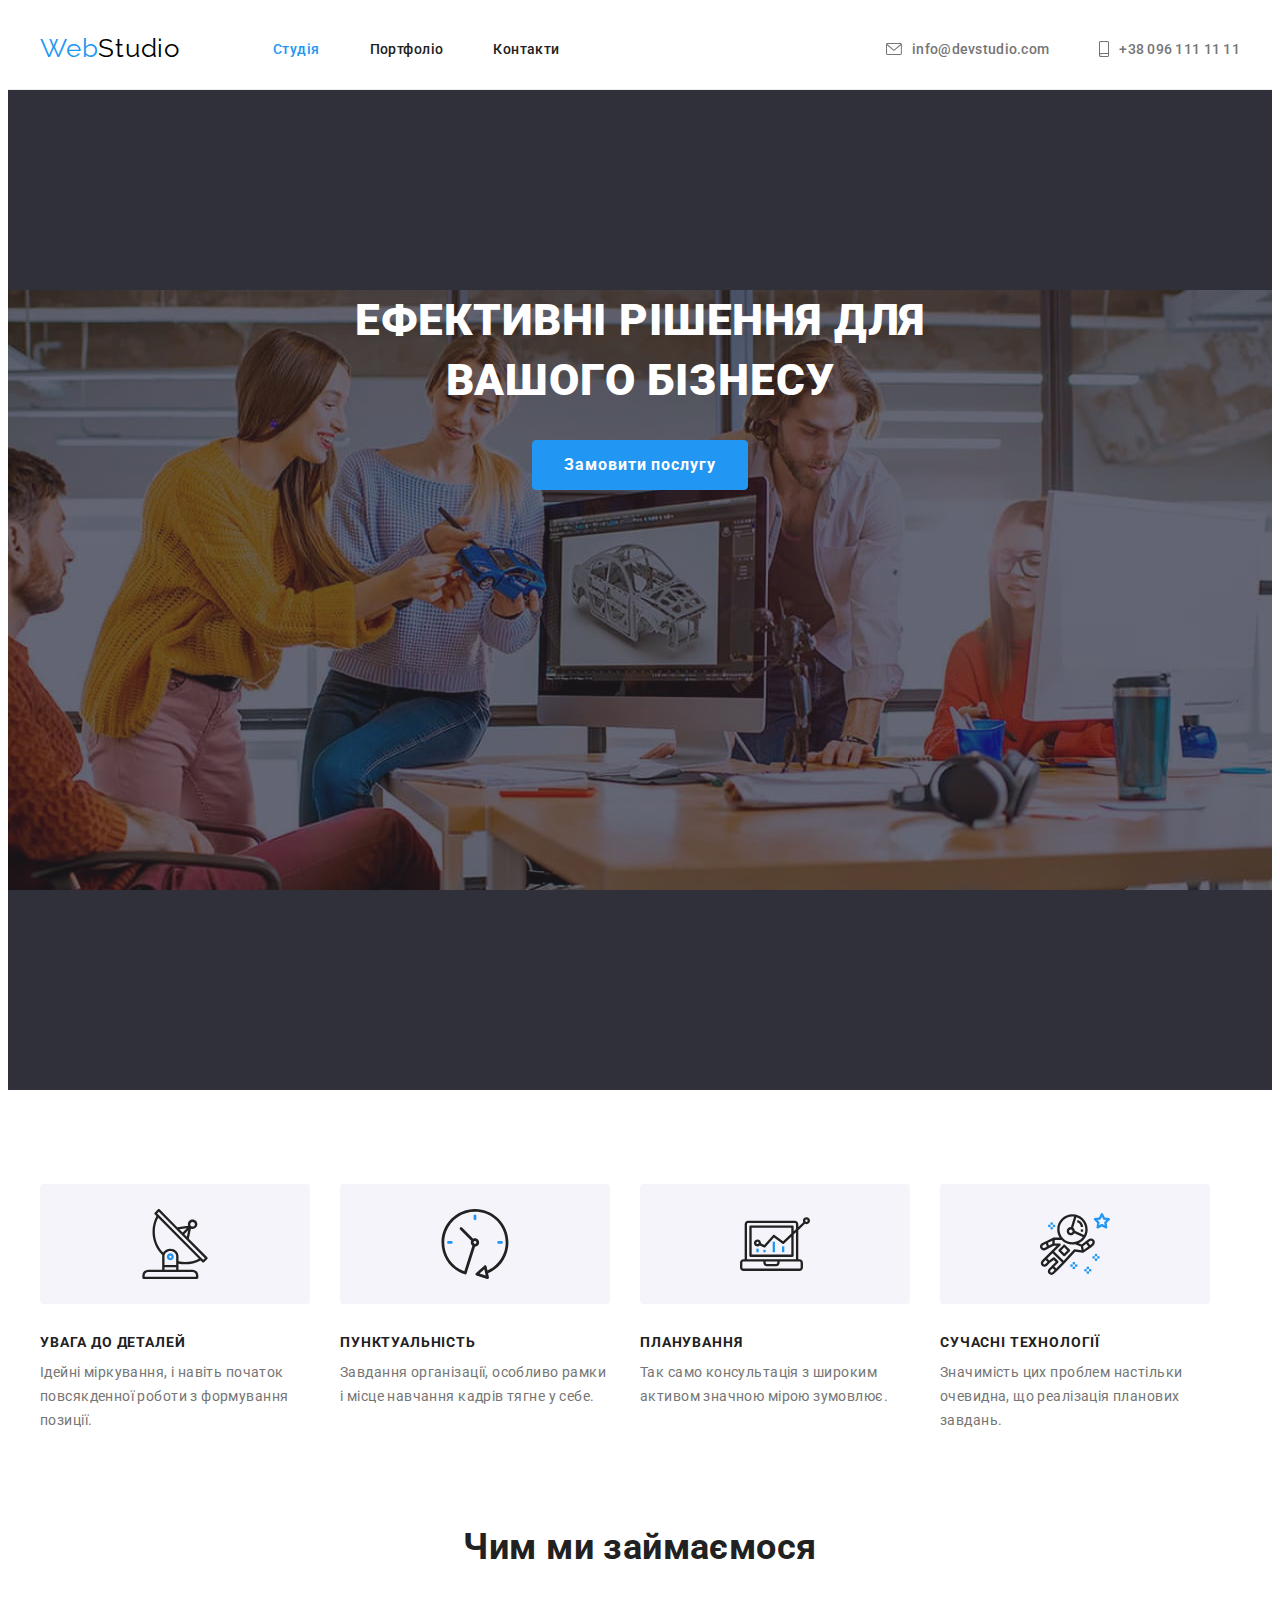
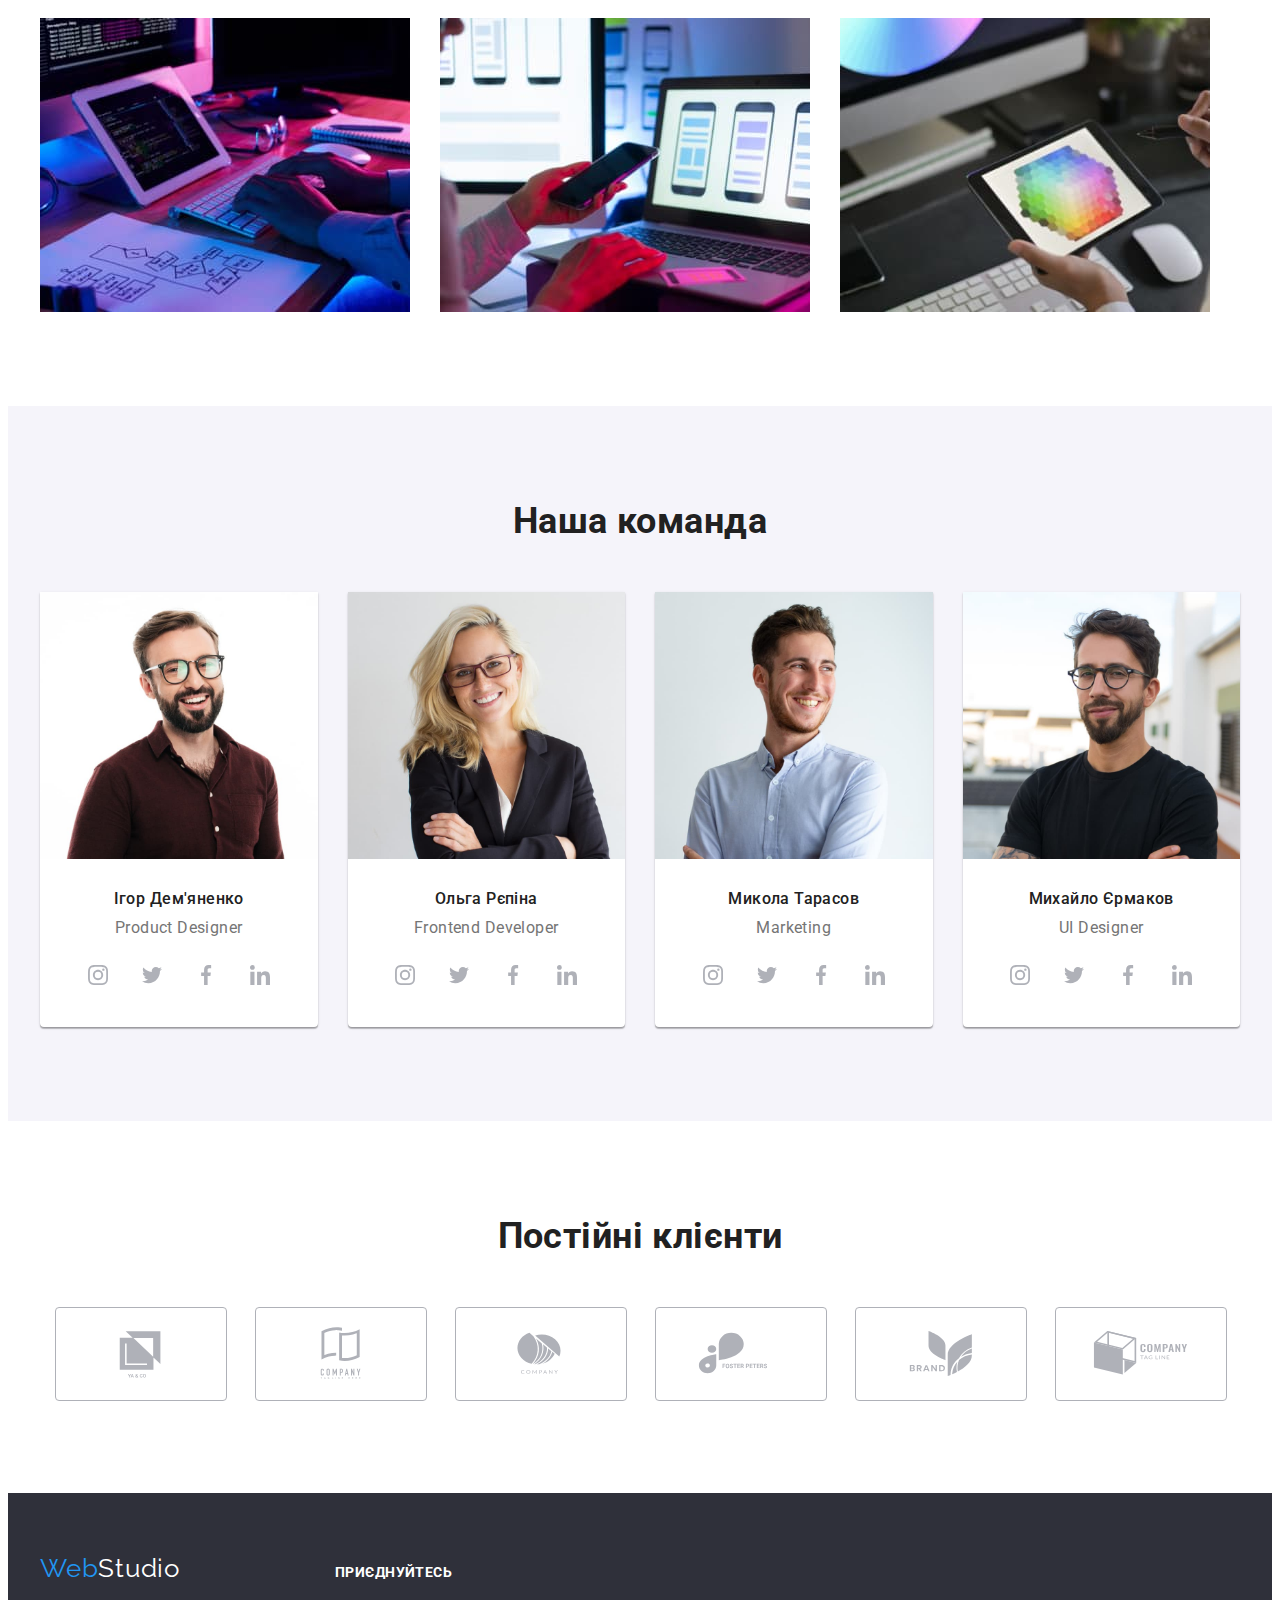
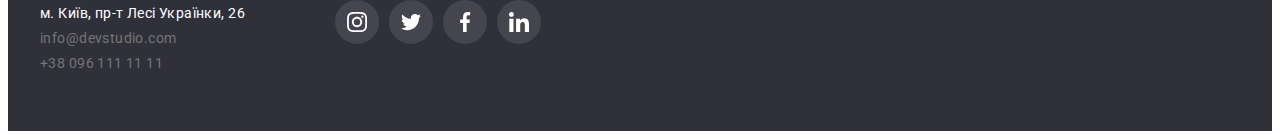
<file: index.html>
<!DOCTYPE html>
<html lang="uk">
  <head>
    <meta charset="UTF-8" />
    <meta http-equiv="X-UA-Compatible" content="IE=edge" />
    <meta name="viewport" content="width=device-width, initial-scale=1.0" />
    <title>markup-hw-04</title>
    <!-- Fonts -->
    <link rel="preconnect" href="https://fonts.googleapis.com" />
    <link rel="preconnect" href="https://fonts.gstatic.com" crossorigin />
    <link
      href="https://fonts.googleapis.com/css2?family=Raleway:wght@700&family=Roboto:wght@400;500;700;900&display=swap"
      rel="stylesheet"
    />
    <!-- Modern normalize  -->
    <link
      rel="stylesheet"
      href="https://cdnjs.cloudflare.com/ajax/libs/modern-normalize/1.1.0/modern-normalize.min.css"
      integrity="sha512-wpPYUAdjBVSE4KJnH1VR1HeZfpl1ub8YT/NKx4PuQ5NmX2tKuGu6U/JRp5y+Y8XG2tV+wKQpNHVUX03MfMFn9Q=="
      crossorigin="anonymous"
      referrerpolicy="no-referrer"
    />
    <!-- Custom style  -->
    <link rel="stylesheet" href="./css/styles.css" />
  </head>
  <body>
    <!-- Header  -->
    <header class="header">
      <div class="container main-nav">
        <a class="logo logo-header link current" href="./index.html"
          >Web<span class="logo-header-item">Studio</span></a
        >
        <!-- Nav  -->
        <nav>
          <ul class="site-nav list">
            <li class="item main-item">
              <a href="./index.html" class="link current header-link">Студія</a>
            </li>
            <li class="item">
              <a href="./portfolio.html" class="link header-link">Портфоліо</a>
            </li>
            <li class="item">
              <a href="" class="link header-link">Контакти</a>
            </li>
          </ul>
        </nav>
        <ul class="auth-nav list">
          <li class="item">
            <a href="mailto:info@devstudio.com" class="auth link">
              <svg class="header-icon" width="16" height="12">
                <use href="./images/icons.svg#icon-envelope"></use>
              </svg>
              info@devstudio.com</a
            >
          </li>
          <li class="item">
            <a href="tel:+380961111111" class="auth link">
              <svg class="header-icon" width="10" height="16">
                <use href="./images/icons.svg#icon-smartphone"></use>
              </svg>
              +38 096 111 11 11</a
            >
          </li>
        </ul>
      </div>
    </header>

    <main>
      <!-- Hero  -->
      <section class="hero">
        <div class="container">
          <h1 class="hero-title">Ефективні рішення для вашого бізнесу</h1>
          <button type="button" class="hero-btn">Замовити послугу</button>
        </div>
      </section>
      <!-- Features  -->
      <section class="section">
        <div class="container">
          <h2 class="visually-hidden">Особливості</h2>
          <ul class="list features">
            <li class="features-list antenna-icon">
              <h3 class="features-title">Увага до деталей</h3>
              <p class="features-text">
                Ідейні міркування, і навіть початок повсякденної роботи з
                формування позиції.
              </p>
            </li>
            <li class="features-list">
              <h3 class="features-title">Пунктуальність</h3>
              <p class="features-text">
                Завдання організації, особливо рамки і місце навчання кадрів
                тягне у себе.
              </p>
            </li>
            <li class="features-list">
              <h3 class="features-title">Планування</h3>
              <p class="features-text">
                Так само консультація з широким активом значною мірою зумовлює.
              </p>
            </li>
            <li class="features-list">
              <h3 class="features-title">Сучасні технології</h3>
              <p class="features-text">
                Значимість цих проблем настільки очевидна, що реалізація
                планових завдань.
              </p>
            </li>
          </ul>
        </div>
      </section>
      <!-- About -->
      <section class="section about-section">
        <div class="container">
          <h2 class="section-title">Чим ми займаємося</h2>
          <ul class="list img-list">
            <li>
              <img
                src="./images/coding-img.jpg"
                alt="кодування"
                width="370"
                height="294"
              />
            </li>
            <li>
              <img
                src="./images/web-img.jpg"
                alt="веб-розробка"
                width="370"
                height="294"
              />
            </li>
            <li>
              <img
                src="./images/design-img.jpg"
                alt="дизайн"
                width="370"
                height="294"
              />
            </li>
          </ul>
        </div>
      </section>
      <!-- Team -->
      <section class="section team">
        <div class="container">
          <h2 class="section-title">Наша команда</h2>
          <ul class="list member">
            <li class="team-member">
              <img
                src="./images/igor-img.jpg"
                alt="Ігор Дем'яненко"
                width="270"
                height="260"
              />
              <div class="team-item">
                <h3 class="team-list">Ігор Дем'яненко</h3>
                <p class="team-text">Product Designer</p>
                <ul class="socials list">
                  <li class="socials-item">
                    <a
                      href="https://instagram.com"
                      class="socials-link link"
                      target="_blank"
                      rel="noopener noreferrer"
                      aria-label="Instagram icon"
                    >
                      <svg class="socials-icon" width="20" height="20">
                        <use href="./images/icons.svg#icon-instagram"></use>
                      </svg>
                    </a>
                  </li>
                  <li class="socials-item">
                    <a
                      href="https://twitter.com"
                      class="socials-link link"
                      target="_blank"
                      rel="noopener noreferrer"
                      aria-label="Twitter icon"
                    >
                      <svg class="socials-icon" width="20" height="20">
                        <use href="./images/icons.svg#icon-twitter"></use>
                      </svg>
                    </a>
                  </li>
                  <li class="socials-item">
                    <a
                      href="https://facebook.com"
                      class="socials-link link"
                      target="_blank"
                      rel="noopener noreferrer"
                      aria-label="Facebook icon"
                    >
                      <svg class="socials-icon" width="20" height="20">
                        <use href="./images/icons.svg#icon-facebook"></use>
                      </svg>
                    </a>
                  </li>
                  <li class="socials-item">
                    <a
                      href="https://twitter.com"
                      class="socials-link link"
                      target="_blank"
                      rel="noopener noreferrer"
                      aria-label="Twitter icon"
                    >
                      <svg class="socials-icon" width="20" height="20">
                        <use href="./images/icons.svg#icon-linkedin"></use>
                      </svg>
                    </a>
                  </li>
                </ul>
              </div>
            </li>
            <li class="team-member">
              <img
                src="./images/olga-img.jpg"
                alt="Ольга Рєпіна"
                width="270"
                height="260"
              />
              <div class="team-item">
                <h3 class="team-list">Ольга Рєпіна</h3>
                <p class="team-text">Frontend Developer</p>
                <ul class="socials list">
                  <li class="socials-item link">
                    <a
                      href="https://instagram.com"
                      class="socials-link link"
                      target="_blank"
                      rel="noopener noreferrer"
                      aria-label="Instagram icon"
                    >
                      <svg class="socials-icon" width="20" height="20">
                        <use href="./images/icons.svg#icon-instagram"></use>
                      </svg>
                    </a>
                  </li>
                  <li class="socials-item">
                    <a
                      href="https://twitter.com"
                      class="socials-link link"
                      target="_blank"
                      rel="noopener noreferrer"
                      aria-label="Twitter icon"
                    >
                      <svg class="socials-icon" width="20" height="20">
                        <use href="./images/icons.svg#icon-twitter"></use>
                      </svg>
                    </a>
                  </li>
                  <li class="socials-item">
                    <a
                      href="https://facebook.com"
                      class="socials-link link"
                      target="_blank"
                      rel="noopener noreferrer"
                      aria-label="Facebook icon"
                    >
                      <svg class="socials-icon" width="20" height="20">
                        <use href="./images/icons.svg#icon-facebook"></use>
                      </svg>
                    </a>
                  </li>
                  <li class="socials-item">
                    <a
                      href="https://twitter.com"
                      class="socials-link link"
                      target="_blank"
                      rel="noopener noreferrer"
                      aria-label="Twitter icon"
                    >
                      <svg class="socials-icon" width="20" height="20">
                        <use href="./images/icons.svg#icon-linkedin"></use>
                      </svg>
                    </a>
                  </li>
                </ul>
              </div>
            </li>
            <li class="team-member">
              <img
                src="./images/mykola-img.jpg"
                alt="Микола Тарасов"
                width="270"
                height="260"
              />
              <div class="team-item">
                <h3 class="team-list">Микола Тарасов</h3>
                <p class="team-text">Marketing</p>
                <ul class="socials list">
                  <li class="socials-item">
                    <a
                      href="https://instagram.com"
                      class="socials-link link"
                      target="_blank"
                      rel="noopener noreferrer"
                      aria-label="Instagram icon"
                    >
                      <svg class="socials-icon" width="20" height="20">
                        <use href="./images/icons.svg#icon-instagram"></use>
                      </svg>
                    </a>
                  </li>
                  <li class="socials-item">
                    <a
                      href="https://twitter.com"
                      class="socials-link link"
                      target="_blank"
                      rel="noopener noreferrer"
                      aria-label="Twitter icon"
                    >
                      <svg class="socials-icon" width="20" height="20">
                        <use href="./images/icons.svg#icon-twitter"></use>
                      </svg>
                    </a>
                  </li>
                  <li class="socials-item">
                    <a
                      href="https://facebook.com"
                      class="socials-link link"
                      target="_blank"
                      rel="noopener noreferrer"
                      aria-label="Facebook icon"
                    >
                      <svg class="socials-icon" width="20" height="20">
                        <use href="./images/icons.svg#icon-facebook"></use>
                      </svg>
                    </a>
                  </li>
                  <li class="socials-item">
                    <a
                      href="https://twitter.com"
                      class="socials-link link"
                      target="_blank"
                      rel="noopener noreferrer"
                      aria-label="Twitter icon"
                    >
                      <svg class="socials-icon" width="20" height="20">
                        <use href="./images/icons.svg#icon-linkedin"></use>
                      </svg>
                    </a>
                  </li>
                </ul>
              </div>
            </li>
            <li class="team-member">
              <img
                src="./images/mike-img.jpg"
                alt="Михайло Єрмаков"
                width="270"
                height="260"
              />
              <div class="team-item">
                <h3 class="team-list">Михайло Єрмаков</h3>
                <p class="team-text">UI Designer</p>
                <ul class="socials list">
                  <li class="socials-item link">
                    <a
                      href="https://instagram.com"
                      class="socials-link link"
                      target="_blank"
                      rel="noopener noreferrer"
                      aria-label="Instagram icon"
                    >
                      <svg class="socials-icon" width="20" height="20">
                        <use href="./images/icons.svg#icon-instagram"></use>
                      </svg>
                    </a>
                  </li>
                  <li class="socials-item">
                    <a
                      href="https://twitter.com"
                      class="socials-link link"
                      target="_blank"
                      rel="noopener noreferrer"
                      aria-label="Twitter icon"
                    >
                      <svg class="socials-icon" width="20" height="20">
                        <use href="./images/icons.svg#icon-twitter"></use>
                      </svg>
                    </a>
                  </li>
                  <li class="socials-item">
                    <a
                      href="https://facebook.com"
                      class="socials-link link"
                      target="_blank"
                      rel="noopener noreferrer"
                      aria-label="Facebook icon"
                    >
                      <svg class="socials-icon" width="20" height="20">
                        <use href="./images/icons.svg#icon-facebook"></use>
                      </svg>
                    </a>
                  </li>
                  <li class="socials-item">
                    <a
                      href="https://twitter.com"
                      class="socials-link link"
                      target="_blank"
                      rel="noopener noreferrer"
                      aria-label="Twitter icon"
                    >
                      <svg class="socials-icon" width="20" height="20">
                        <use href="./images/icons.svg#icon-linkedin"></use>
                      </svg>
                    </a>
                  </li>
                </ul>
              </div>
            </li>
          </ul>
        </div>
      </section>
      <!-- Clients  -->
      <section class="section">
        <div class="container">
          <h2 class="section-title">Постійні клієнти</h2>
          <ul class="clients list">
            <li class="clients-item">
              <a href="" class="clients-link">
                <svg class="clients-icon" width="106" height="60">
                  <use href="./images/icons.svg#icon-logo-1"></use>
                </svg>
              </a>
            </li>
            <li class="clients-item">
              <a href="" class="clients-link">
                <svg class="clients-icon" width="106" height="60">
                  <use href="./images/icons.svg#icon-logo-2"></use>
                </svg>
              </a>
            </li>
            <li class="clients-item">
              <a href="" class="clients-link">
                <svg class="clients-icon" width="106" height="60">
                  <use href="./images/icons.svg#icon-logo-3"></use>
                </svg>
              </a>
            </li>
            <li class="clients-item">
              <a href="" class="clients-link">
                <svg class="clients-icon" width="106" height="60">
                  <use href="./images/icons.svg#icon-logo-4"></use>
                </svg>
              </a>
            </li>
            <li class="clients-item">
              <a href="" class="clients-link">
                <svg class="clients-icon" width="106" height="60">
                  <use href="./images/icons.svg#icon-logo-5"></use>
                </svg>
              </a>
            </li>
            <li class="clients-item">
              <a href="" class="clients-link">
                <svg class="clients-icon" width="106" height="60">
                  <use href="./images/icons.svg#icon-logo-6"></use>
                </svg>
              </a>
            </li>
          </ul>
        </div>
      </section>
    </main>
    <!-- footer  -->
    <footer class="footer">
      <div class="container footer-group">
        <div class="footer-contacts">
          <a class="logo link logo-footer" href="./index.html"
            >Web<span class="logo-footer-item">Studio</span></a
          >
          <address class="address">
            <ul class="list footer-nav">
              <li class="item">
                <a
                  class="address-item link"
                  href="https://goo.gl/maps/oCzLAdrs8SPCSDjZA"
                  rel="noopener noreferrer nofollow"
                  target="_blank"
                  >м. Київ, пр-т Лесі Українки, 26</a
                >
              </li>
              <li class="item">
                <a href="mailto:info@devstudio.com" class="footer-auth link"
                  >info@devstudio.com</a
                >
              </li>
              <li class="item">
                <a href="tel:+380961111111" class="footer-auth link"
                  >+38 096 111 11 11</a
                >
              </li>
            </ul>
          </address>
        </div>
        <div class="contacts">
          <strong class="contacts-title">приєднуйтесь</strong>
          <ul class="socials list">
            <li class="socials-item">
              <a
                class="socials-link contacts-link link"
                href="https://instagram.com"
                target="_blank"
                rel="noopener noreferrer"
                aria-label="Instagram-icon"
              >
                <svg class="contacts-icon" width="20" height="20">
                  <use href="./images/icons.svg#icon-instagram"></use>
                </svg>
              </a>
            </li>
            <li class="socials-item">
              <a
                class="socials-link contacts-link link"
                href="https://twitter.com"
                target="_blank"
                rel="noopener noreferrer"
                aria-label="Twitter icon"
              >
                <svg class="contacts-icon" width="20" height="20">
                  <use href="./images/icons.svg#icon-twitter"></use>
                </svg>
              </a>
            </li>
            <li class="socials-item">
              <a
                class="socials-link contacts-link link"
                href="https://facebook.com"
                target="_blank"
                rel="noopener noreferrer"
                aria-label="Facebook icon"
              >
                <svg class="contacts-icon" width="20" height="20">
                  <use href="./images/icons.svg#icon-facebook"></use>
                </svg>
              </a>
            </li>
            <li class="socials-item">
              <a
                class="socials-link contacts-link link"
                href="https://twitter.com"
                target="_blank"
                rel="noopener noreferrer"
                aria-label="Twitter icon"
              >
                <svg class="contacts-icon" width="20" height="20">
                  <use href="./images/icons.svg#icon-linkedin"></use>
                </svg>
              </a>
            </li>
          </ul>
        </div>
      </div>
    </footer>
  </body>
</html>
</file>
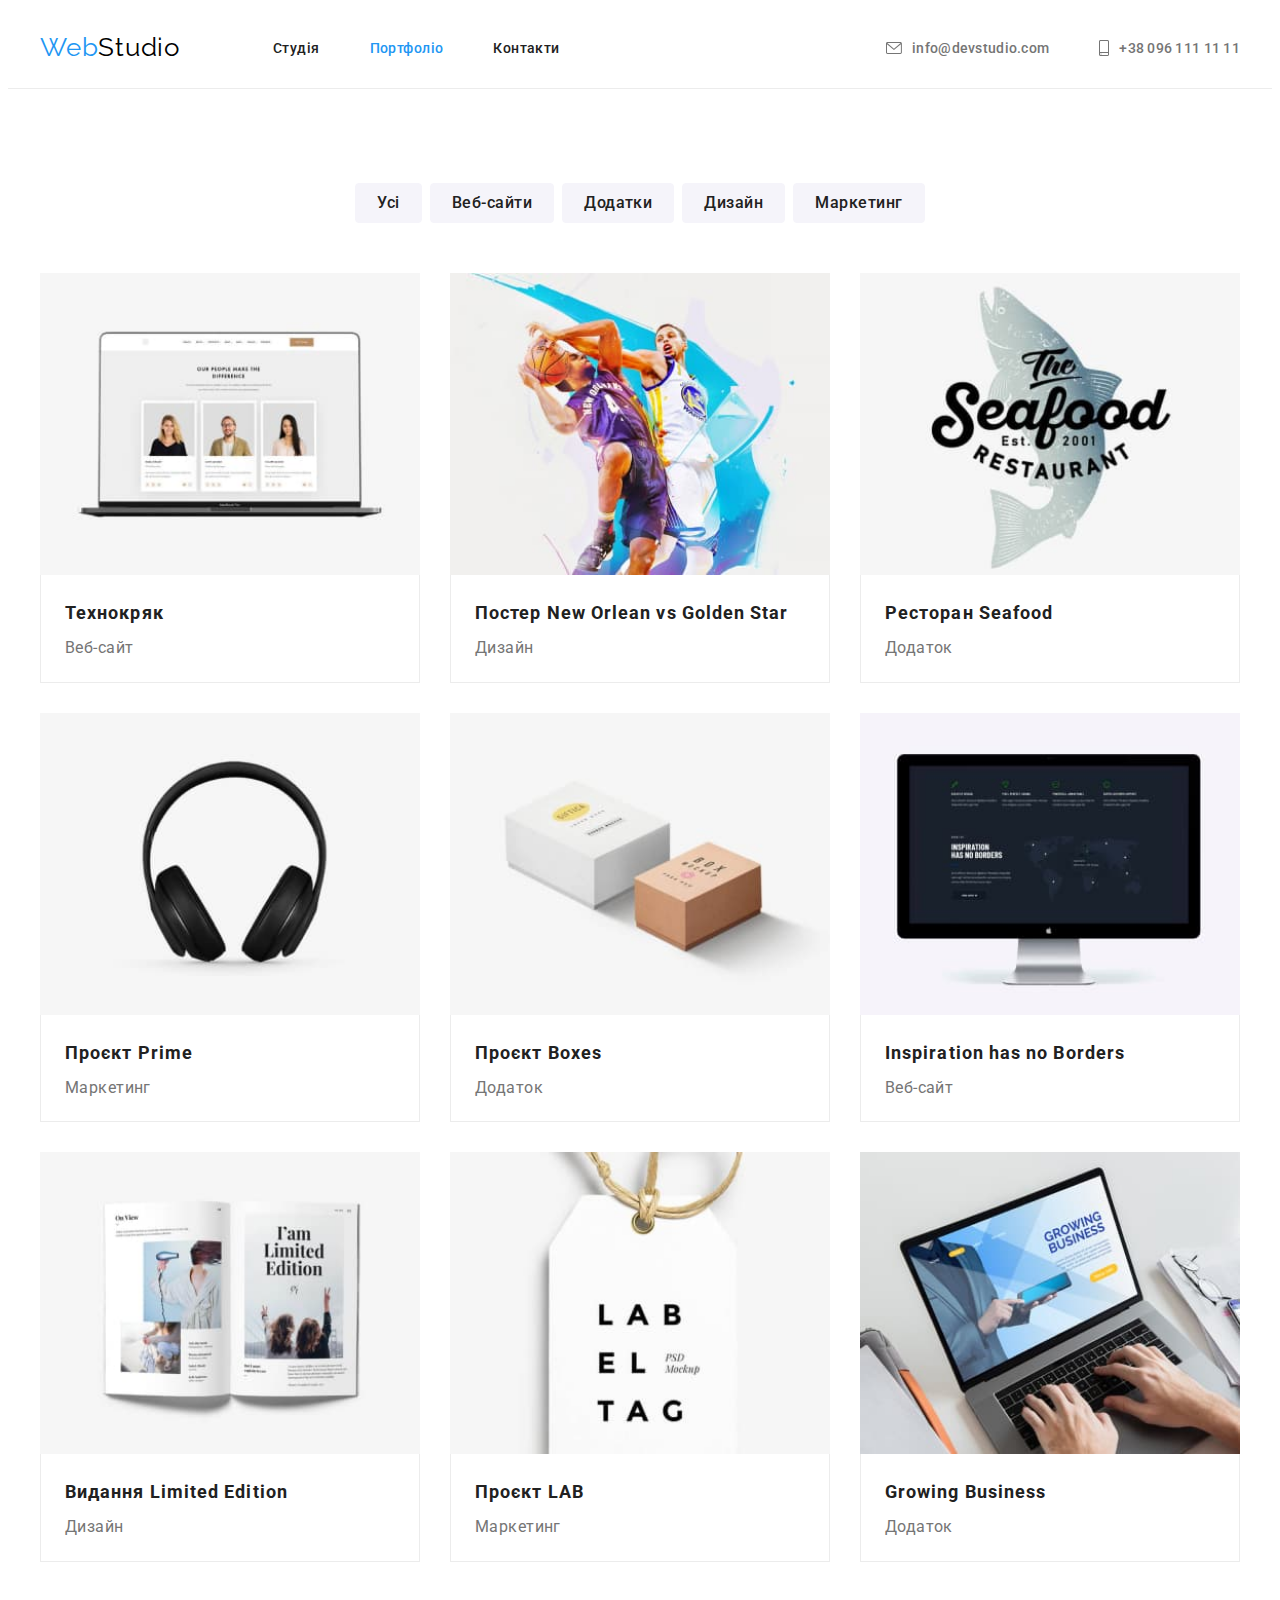
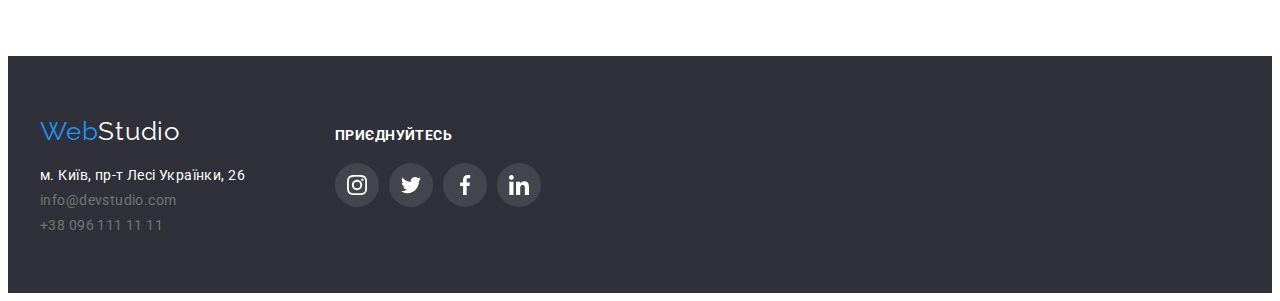
<file: portfolio.html>
<!DOCTYPE html>
<html lang="uk">
  <head>
    <meta charset="UTF-8" />
    <meta http-equiv="X-UA-Compatible" content="IE=edge" />
    <meta name="viewport" content="width=device-width, initial-scale=1.0" />
    <title>Portfolio</title>
    <!-- Fonts  -->
    <link rel="preconnect" href="https://fonts.googleapis.com" />
    <link rel="preconnect" href="https://fonts.gstatic.com" crossorigin />
    <link
      href="https://fonts.googleapis.com/css2?family=Raleway:wght@700&family=Roboto:wght@400;500;700;900&display=swap"
      rel="stylesheet"
    />
    <!-- Modern normalize  -->
    <link
      rel="stylesheet"
      href="https://cdnjs.cloudflare.com/ajax/libs/modern-normalize/1.1.0/modern-normalize.min.css"
      integrity="sha512-wpPYUAdjBVSE4KJnH1VR1HeZfpl1ub8YT/NKx4PuQ5NmX2tKuGu6U/JRp5y+Y8XG2tV+wKQpNHVUX03MfMFn9Q=="
      crossorigin="anonymous"
      referrerpolicy="no-referrer"
    />
    <!-- Custom style  -->
    <link rel="stylesheet" href="./css/styles.css" />
  </head>
  <body>
    <!-- header  -->
    <header class="portfolio header">
      <div class="container main-nav">
        <a class="logo link" href="./index.html"
          >Web<span class="logo-header-item">Studio</span></a
        >
        <!-- Nav  -->
        <nav>
          <ul class="site-nav list">
            <li class="item main-item">
              <a href="./index.html" class="link header-link">Студія</a>
            </li>
            <li class="item">
              <a href="./portfolio.html" class="link current header-link"
                >Портфоліо</a
              >
            </li>
            <li class="item">
              <a href="" class="link header-link">Контакти</a>
            </li>
          </ul>
        </nav>
        <ul class="auth-nav list">
          <li class="item">
            <a href="mailto:info@devstudio.com" class="auth link">
              <svg class="header-icon" width="16" height="12">
                <use href="./images/icons.svg#icon-envelope"></use>
              </svg>
              info@devstudio.com</a
            >
          </li>
          <li class="item">
            <a href="tel:+380961111111" class="auth link">
              <svg class="header-icon" width="10" height="16">
                <use href="./images/icons.svg#icon-smartphone"></use>
              </svg>
              +38 096 111 11 11</a
            >
          </li>
        </ul>
      </div>
    </header>
    <main>
      <!-- Portfolio  -->
      <section class="section">
        <div class="container">
          <h1 class="visually-hidden">Портфоліо</h1>
          <ul class="list list-item">
            <li class="item">
              <button type="button" class="portfolio-btn">Усі</button>
            </li>
            <li class="item">
              <button type="button" class="portfolio-btn">Веб-сайти</button>
            </li>
            <li class="item">
              <button type="button" class="portfolio-btn">Додатки</button>
            </li>
            <li class="item">
              <button type="button" class="portfolio-btn">Дизайн</button>
            </li>
            <li class="item">
              <button type="button" class="portfolio-btn">Маркетинг</button>
            </li>
          </ul>
          <ul class="list portfolio-list">
            <li class="portfolio-item">
              <a href="" class="portfolio-link link">
                <img
                  src="./images/tech-img.jpg"
                  alt="Приклад сайту"
                  width="370"
                  height="294"
                />
                <div class="portfolio-border">
                  <h2 class="portfolio-title">Технокряк</h2>
                  <p class="portfolio-text">Веб-сайт</p>
                </div>
              </a>
            </li>
            <li class="portfolio-item">
              <a href="" class="portfolio-link link">
                <img
                  src="./images/poster-img.jpg"
                  alt="Приклад дизайну постера"
                  width="370"
                  height="294"
                />
                <div class="portfolio-border">
                  <h2 class="portfolio-title">
                    Постер New Orlean vs Golden Star
                  </h2>
                  <p class="portfolio-text">Дизайн</p>
                </div>
              </a>
            </li>
            <li class="portfolio-item">
              <a href="" class="portfolio-link link">
                <img
                  src="./images/rest-img.jpg"
                  alt="Лого морського ресторану"
                  width="370"
                  height="294"
                />
                <div class="portfolio-border">
                  <h2 class="portfolio-title">Ресторан Seafood</h2>
                  <p class="portfolio-text">Додаток</p>
                </div>
              </a>
            </li>
            <li class="portfolio-item">
              <a href="" class="portfolio-link link">
                <img
                  src="./images/headphone-img.jpg"
                  alt="Навушники"
                  width="370"
                  height="294"
                />
                <div class="portfolio-border">
                  <h2 class="portfolio-title">Проєкт Prime</h2>
                  <p class="portfolio-text">Маркетинг</p>
                </div>
              </a>
            </li>
            <li class="portfolio-item">
              <a href="" class="portfolio-link link">
                <img
                  src="./images/boxes-img.jpg"
                  alt="Коробки"
                  width="370"
                  height="294"
                />
                <div class="portfolio-border">
                  <h2 class="portfolio-title">Проєкт Boxes</h2>
                  <p class="portfolio-text">Додаток</p>
                </div>
              </a>
            </li>
            <li class="portfolio-item">
              <a href="" class="portfolio-link link">
                <img
                  src="./images/website-img.jpg"
                  alt="Приклад веб-сайту"
                  width="370"
                  height="294"
                />
                <div class="portfolio-border">
                  <h2 class="portfolio-title">Inspiration has no Borders</h2>
                  <p class="portfolio-text">Веб-сайт</p>
                </div>
              </a>
            </li>
            <li class="portfolio-item">
              <a href="" class="portfolio-link link">
                <img
                  src="./images/edition-img.jpg"
                  alt="Дизанерське видання"
                  width="370"
                  height="294"
                />
                <div class="portfolio-border">
                  <h2 class="portfolio-title">Видання Limited Edition</h2>
                  <p class="portfolio-text">Дизайн</p>
                </div>
              </a>
            </li>
            <li class="portfolio-item">
              <a href="" class="portfolio-link link">
                <img
                  src="./images/project-img.jpg"
                  alt="Проект Lab"
                  width="370"
                  height="294"
                />
                <div class="portfolio-border">
                  <h2 class="portfolio-title">Проєкт LAB</h2>
                  <p class="portfolio-text">Маркетинг</p>
                </div>
              </a>
            </li>
            <li class="portfolio-item">
              <a href="" class="portfolio-link link">
                <img
                  src="./images/business-img.jpg"
                  alt="Бізнес"
                  width="370"
                  height="294"
                />
                <div class="portfolio-border">
                  <h2 class="portfolio-title">Growing Business</h2>
                  <p class="portfolio-text">Додаток</p>
                </div>
              </a>
            </li>
          </ul>
        </div>
      </section>
    </main>
    <!-- Footer  -->
    <footer class="footer">
      <div class="container footer-group">
        <div class="footer-contacts">
          <a class="logo link logo-footer" href="./index.html"
            >Web<span class="logo-footer-item">Studio</span></a
          >
          <address class="address">
            <ul class="list footer-nav">
              <li class="item">
                <a
                  class="address-item link"
                  href="https://goo.gl/maps/oCzLAdrs8SPCSDjZA"
                  rel="noopener noreferrer nofollow"
                  target="_blank"
                  >м. Київ, пр-т Лесі Українки, 26</a
                >
              </li>
              <li class="item">
                <a href="mailto:info@devstudio.com" class="footer-auth link"
                  >info@devstudio.com</a
                >
              </li>
              <li class="item">
                <a href="tel:+380961111111" class="footer-auth link"
                  >+38 096 111 11 11</a
                >
              </li>
            </ul>
          </address>
        </div>
        <div class="contacts">
          <strong class="contacts-title">приєднуйтесь</strong>
          <ul class="socials list">
            <li class="socials-item">
              <a
                class="socials-link contacts-link link"
                href="https://instagram.com"
                target="_blank"
                rel="noopener noreferrer"
                aria-label="Instagram-icon"
              >
                <svg class="contacts-icon" width="20" height="20">
                  <use href="./images/icons.svg#icon-instagram"></use>
                </svg>
              </a>
            </li>
            <li class="socials-item">
              <a
                class="socials-link contacts-link link"
                href="https://twitter.com"
                target="_blank"
                rel="noopener noreferrer"
                aria-label="Twitter icon"
              >
                <svg class="contacts-icon" width="20" height="20">
                  <use href="./images/icons.svg#icon-twitter"></use>
                </svg>
              </a>
            </li>
            <li class="socials-item">
              <a
                class="socials-link contacts-link link"
                href="https://facebook.com"
                target="_blank"
                rel="noopener noreferrer"
                aria-label="Facebook icon"
              >
                <svg class="contacts-icon" width="20" height="20">
                  <use href="./images/icons.svg#icon-facebook"></use>
                </svg>
              </a>
            </li>
            <li class="socials-item">
              <a
                class="socials-link contacts-link link"
                href="https://twitter.com"
                target="_blank"
                rel="noopener noreferrer"
                aria-label="Twitter icon"
              >
                <svg class="contacts-icon" width="20" height="20">
                  <use href="./images/icons.svg#icon-linkedin"></use>
                </svg>
              </a>
            </li>
          </ul>
        </div>
      </div>
    </footer>
  </body>
</html>
</file>
<file: css/styles.css>
:root {
  --main-title-color: #fff;
  --secondary-title-color: #212121;
  --main-btn-color: #2196f3;
  --main-btn-text-color: #fff;
  --secondary-btn-color: #f5f4fa;
  --secondary-btn-text-color: #212121;
  --accent-color: #2196f3;
  --logo-title-color: #000;
  --logo-footer-color: #fff;
  --description-color: #757575;
  --nav-text-color: #212121;
  --auth-text-color: #757575;
  --primary-bg-color: #fff;
  --secondary-bg-color: #f5f4fa;
  --secondary-background-color: #2f303a;
  --team-section-bg-color: #f5f4fa;
  --team-members-bg-color: #fff;
  --border-color: #ececec;
  --icons-color: #afb1b8;
}
body {
  background-color: var(--primary-bg-color);
  font-family: "Roboto", sans-serif;
  letter-spacing: 0.03em;
  font-size: 14px;
}
h1,
h2,
h3,
h4,
h5,
h6,
p {
  margin: 0;
}
.list {
  list-style: none;
  margin: 0;
  padding: 0;
}
.link {
  text-decoration: none;
  margin: 0;
  padding: 0;
}
.visually-hidden {
  position: absolute;
  white-space: nowrap;
  width: 1px;
  height: 1px;
  overflow: hidden;
  border: 0px;
  padding: 0;
  clip: rect(0 0 0 0);
  clip-path: inset(50%);
  margin: -1px;
}
img {
  display: block;
  width: 100%;
  height: auto;
}
.section {
  padding-top: 94px;
  padding-bottom: 94px;
}
.container {
  width: 1200px;
  margin-left: auto;
  margin-right: auto;
  padding-right: 15px;
  padding-left: 15px;
  /* outline: 2px solid #030a4f; */
}

/* -----------header---------- */
/* logo */
.header {
  background-color: var(--main-title-color);
  border-bottom: 1px solid var(--border-color);
}

.logo {
  font-family: "Raleway", sans-serif;
  font-size: 26px;
  line-height: 1.2;
  color: var(--accent-color);
  letter-spacing: 0.03em;
}
.logo-header {
  padding-top: 25px;
  padding-bottom: 25px;
}
.logo-header-item {
  color: var(--logo-title-color);
}

/* site nav  */
.main-nav {
  display: flex;
  align-items: center;
}
.site-nav {
  display: flex;
}
.auth-nav {
  display: flex;
  margin-left: auto;
}
.auth-nav .item + .item {
  margin-left: 50px;
}
.main-item {
  margin-left: 93px;
}

/* .site-nav .item:not(:last-child){
  margin-right: 50px;
} */

.site-nav .item + .item {
  margin-left: 50px;
}
.site-nav .link {
  color: var(--nav-text-color);
  font-weight: 500;
}
.site-nav .link:hover,
.site-nav .link:focus {
  color: var(--accent-color);
}
.site-nav .link.current {
  color: var(--accent-color);
}
.header-link {
  padding-top: 32px;
  padding-bottom: 32px;
  display: block;
}

.auth {
  display: flex;
  align-items: center;
  gap: 10px;

  padding-top: 32px;
  padding-bottom: 32px;

  font-weight: 500;
  line-height: calc(16 / 14);
  letter-spacing: 0.02em;

  color: var(--auth-text-color);
}
.auth:hover,
.auth:focus {
  color: var(--accent-color);
}
.header-icon {
  fill: currentColor;
}

/*  hero  */
.hero {
  background-color: var(--secondary-background-color);
  background-image: linear-gradient(
      to right,
      rgba(47, 48, 58, 0.4),
      rgba(47, 48, 58, 0.4)
    ),
    url(../images/bg-hero-img.jpg);
  background-position: center;
  background-repeat: no-repeat;
  max-width: 1600px;
  min-height: 600px;
  margin-left: auto;
  margin-right: auto;

  text-align: center;
  letter-spacing: 0.06em;
  padding-top: 200px;
  padding-bottom: 200px;
}

.hero-title {
  margin-bottom: 30px;
  margin-left: auto;
  margin-right: auto;
  width: 696px;

  font-weight: 900;
  font-size: 44px;
  line-height: calc(60 / 44);
  text-transform: uppercase;

  color: var(--main-title-color);
}
.hero-btn {
  min-width: 216px;
  min-height: 50px;
  padding: 9px 31px;

  font-family: inherit;
  font-weight: 700;
  font-size: 16px;
  line-height: calc(30 / 16);
  align-items: center;
  letter-spacing: 0.06em;

  cursor: pointer;
  background-color: var(--main-btn-color);
  color: var(--main-btn-text-color);
  border: 1px solid var(--accent-color);
  border-radius: 4px;
}
.hero-btn:hover,
.hero-btn:focus {
  background-color: var(--main-btn-text-color);
  color: var(--accent-color);
  border: 0;
}
/* features  */
.features-title {
  margin-bottom: 10px;

  font-weight: 700;
  font-size: 14px;
  line-height: calc(16 / 14);
  letter-spacing: 0.06em;
  text-transform: uppercase;

  color: var(--secondary-title-color);
}

.features-text {
  margin: 0;
  line-height: calc(24 / 14);
  color: var(--description-color);
}
.features {
  display: flex;
  gap: 30px;
}
.features-list::before {
  display: block;
  content: "";
  height: 120px;
  background: var(--secondary-bg-color);
  background-repeat: no-repeat;
  background-position: center;
  border-radius: 4px;
  margin-bottom: 30px;
}
.features-list:nth-child(1)::before {
  background-image: url(../images/icon/antenna.svg);
}
.features-list:nth-child(2)::before {
  background-image: url(../images/icon/clock.svg);
}
.features-list:nth-child(3)::before {
  background-image: url(../images/icon/diagram.svg);
}
.features-list:nth-child(4)::before {
  background-image: url(../images/icon/astronaut.svg);
}
.features-list {
  width: 270px;
}
/* about */
.about-section {
  padding-top: 0;
}
.section-title {
  font-weight: 700;
  font-size: 36px;
  line-height: calc(42 / 36);
  text-align: center;
  color: var(--secondary-title-color);
  margin-bottom: 50px;
}
.img-list {
  display: flex;
  gap: 30px;
}
/* team  */
.team {
  background: var(--team-section-bg-color);
  text-align: center;
  padding-bottom: 94px;
}
.member .team-member:not(:last-child) {
  margin-right: 30px;
}
.member {
  display: flex;
  justify-content: space-between;
}
.team-member {
  background: var(--team-members-bg-color);
  box-shadow: 0px 1px 3px rgba(0, 0, 0, 0.12), 0px 1px 1px rgba(0, 0, 0, 0.14),
    0px 2px 1px rgba(0, 0, 0, 0.2);
  border-radius: 0px 0px 4px 4px;
}
.team-item {
  padding-top: 30px;
  padding-bottom: 30px;
}

.team-list {
  font-weight: 500;
  font-size: 16px;
  line-height: calc(19 / 16);
  color: var(--secondary-title-color);
  margin-bottom: 10px;
}
.team-text {
  font-size: 16px;
  line-height: calc(19 / 16);
  color: var(--description-color);
  margin-bottom: 16px;
}
.socials {
  display: flex;
  justify-content: center;
  align-items: center;
  gap: 10px;
}
.socials-item{
  width: 44px;
  height: 44px;
}
.socials-link {
  display: flex;
  justify-content: center;
  align-items: center;
  width: 100%;
  height: 100%;
  border-radius: 50%;
  background-color: var(--primary-bg-color);
}
.socials-icon {
  fill: var(--icons-color);
}
.socials-link:hover .socials-icon,
.socials-link:focus .socials-icon {
  fill: var(--main-title-color);
}
.socials-link:hover,
.socials-link:focus {
  background-color: var(--accent-color);
}
/* clients  */
.clients {
  display: flex;
  justify-content: center;
  align-items: center;
  gap: 30px;
}
.clients-item{
  width: 170px;
  height: 92px;
}
.clients-link {
  display: flex;
  justify-content: center;
  align-items: center;
  width: 100%;
  height: 100%;
  border: 1px solid var(--icons-color);
  border-radius: 4px;
  color: var(--icons-color);
}
.clients-link:hover,
.clients-link:focus {
  border-color: var(--accent-color);
  color: var(--accent-color);
}
.clients-icon {
  fill: currentColor;
}
/* fill: var(--icons-color); */
/* 
 .clients-icon:hover,
 .clients-icon:focus {
  fill: var(--accent-color);
}
.clients-item:hover,
.clients-item:focus {
  border: 1px solid var(--accent-color);
} */

/* footer  */
.footer {
  background: var(--secondary-background-color);
  padding-top: 60px;
  padding-bottom: 60px;
}
.footer-group {
  display: flex;
  align-items: baseline;
}
.logo-footer {
  display: inline-block;
  margin-bottom: 20px;
}
.logo-footer-item {
  color: var(--logo-footer-color);
  letter-spacing: 0.03em;
}
/* .logo {
  display: inline-block;
  margin-bottom: 20px;
} */
.address-item {
  font-style: normal;
  line-height: calc(16 / 14);
  letter-spacing: 0.03em;
  color: var(--main-title-color);
}
.address-item:hover,
.address-item:focus {
  color: var(--accent-color);
}
.footer-auth {
  font-style: normal;
  line-height: calc(16 / 14);
  color: var(--auth-text-color);
}
.footer-auth:hover,
.footer-auth:focus {
  color: var(--accent-color);
}
.footer-nav .item:not(:last-child) {
  margin-bottom: 9px;
}
/* .address{
  margin-right: 90px;
} */
.footer-contacts {
  margin-right: 90px;
}
.contacts-title {
  display: block;
  font-weight: 700;
  font-size: 14px;
  line-height: calc(16 / 14);
  letter-spacing: 0.03em;
  text-transform: uppercase;
  color: var(--main-title-color);
  margin-bottom: 20px;
}
.contacts-link {
  background-color: rgba(255, 255, 255, 0.1);
}
.contacts-icon {
  fill: #fff;
}
/* portfolio  */

.list-item {
  display: flex;
  justify-content: center;
  margin-bottom: 50px;
}
.list-item .item + .item {
  margin-left: 8px;
}
/* button  */
.portfolio-btn {
  font-family: inherit;
  font-weight: 500;
  font-size: 16px;
  line-height: calc(26 / 16);
  text-align: center;
  cursor: pointer;
  color: var(--secondary-btn-text-color);
  background-color: var(--secondary-bg-color);
  border: 1px solid var(--secondary-btn-color);
  border-radius: 4px;
  letter-spacing: 0.03em;
  padding: 6px 21px;
}
.portfolio-btn:hover,
.portfolio-btn:focus {
  background-color: var(--accent-color);
  color: var(--main-btn-text-color);
  box-shadow: 0px 3px 1px rgba(0, 0, 0, 0.1), 0px 1px 2px rgba(0, 0, 0, 0.08),
    0px 2px 2px rgba(0, 0, 0, 0.12);
    border-color: transparent;
}
.portfolio-title {
  font-weight: 700;
  font-size: 18px;
  line-height: calc(36 / 18);
  letter-spacing: 0.06em;
  color: var(--secondary-title-color);
  margin-bottom: 4px;
}
.portfolio-text {
  font-size: 16px;
  line-height: calc(30 / 18);
  color: var(--description-color);
}
.portfolio-list {
  display: flex;
  flex-wrap: wrap;
}
.portfolio-item {
  width: calc((100% - 60px) / 3);
  /* width: 370px; */
  margin-right: 30px;
  margin-bottom: 30px;
}
.portfolio-link{
  display: block;
}
.portfolio-link:hover,
.portfolio-link:focus {
  box-shadow: 0px 1px 1px rgba(0, 0, 0, 0.12), 0px 4px 4px rgba(0, 0, 0, 0.06),
    1px 4px 6px rgba(0, 0, 0, 0.16);
}
.portfolio-item:nth-child(3n) {
  margin-right: 0;
}
.portfolio-item:nth-last-child(-n + 3) {
  margin-bottom: 0;
}
.portfolio-border {
  border-left: 1px solid var(--border-color);
  border-right: 1px solid var(--border-color);
  border-bottom: 1px solid var(--border-color);
  padding: 20px 24px;
}
</file>
